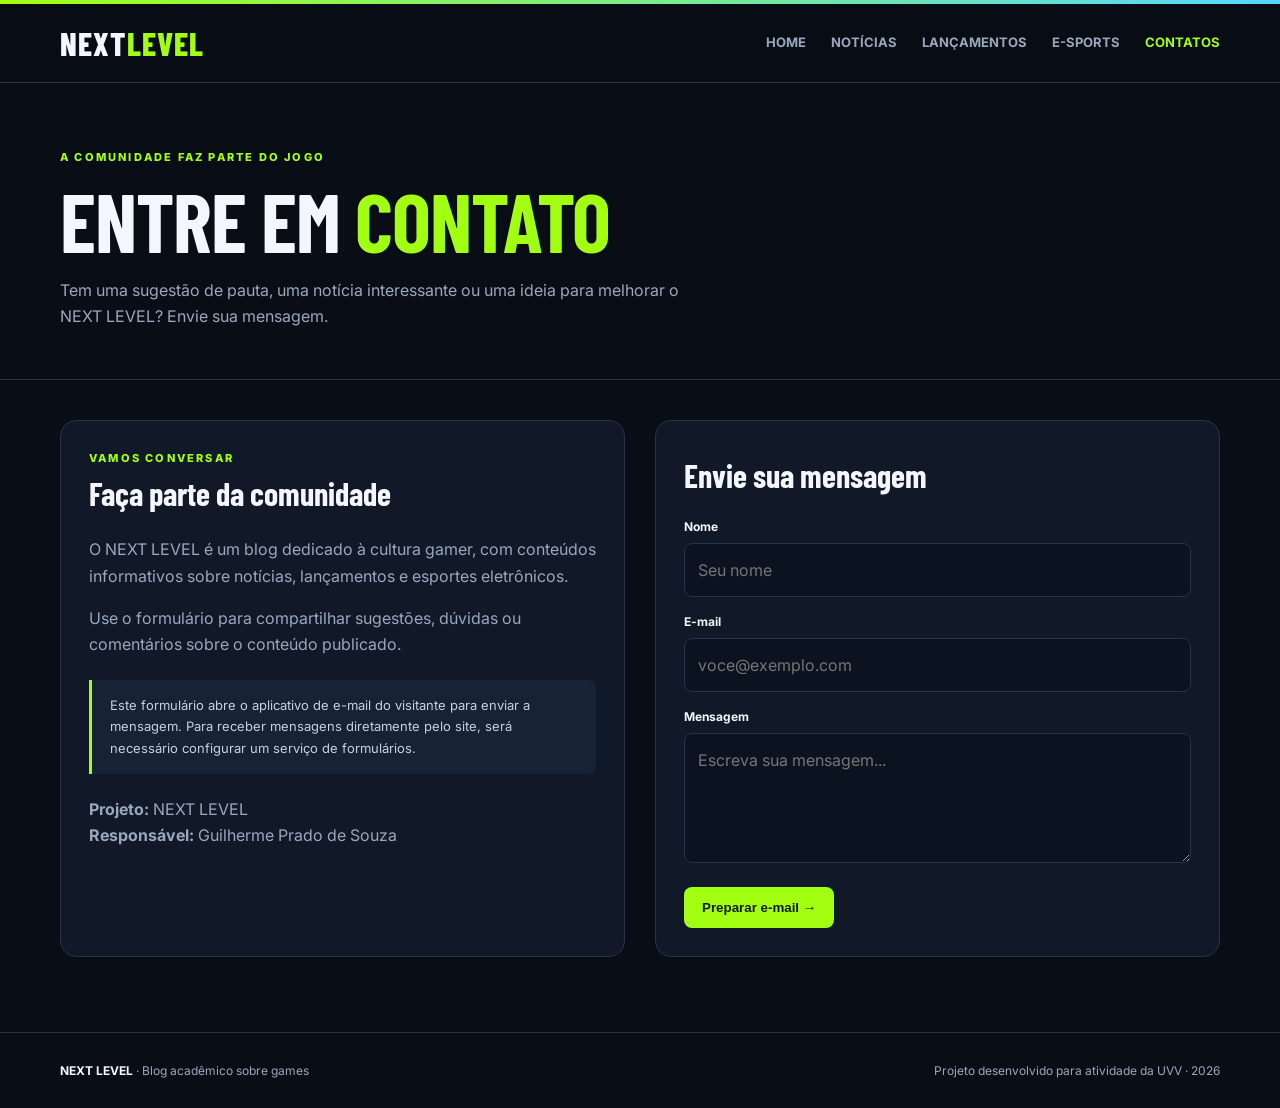
<file: contatos.html>
<!doctype html><html lang="pt-BR"><head><meta charset="utf-8"><meta name="viewport" content="width=device-width,initial-scale=1"><meta name="description" content="Entre em contato com o blog NEXT LEVEL."><meta name="author" content="Guilherme Prado de Souza"><title>Contatos | NEXT LEVEL</title><link rel="stylesheet" href="styles.css"></head><body><div class="topline"></div><header class="site-header"><div class="container nav-wrap"><a class="brand" href="index.html">NEXT<span>LEVEL</span></a><nav><a href="index.html">HOME</a><a href="noticias.html">NOTÍCIAS</a><a href="lancamentos.html">LANÇAMENTOS</a><a href="esports.html">E-SPORTS</a><a class="active" href="contatos.html">CONTATOS</a></nav></div></header><main><section class="page-intro"><div class="container"><div class="eyebrow">A comunidade faz parte do jogo</div><h1>Entre em <span style="color:var(--accent)">contato</span></h1><p>Tem uma sugestão de pauta, uma notícia interessante ou uma ideia para melhorar o NEXT LEVEL? Envie sua mensagem.</p></div></section><section class="container contact-grid"><div class="contact-panel"><div class="eyebrow">Vamos conversar</div><h2>Faça parte da comunidade</h2><p>O NEXT LEVEL é um blog dedicado à cultura gamer, com conteúdos informativos sobre notícias, lançamentos e esportes eletrônicos.</p><p>Use o formulário para compartilhar sugestões, dúvidas ou comentários sobre o conteúdo publicado.</p><div class="notice">Este formulário abre o aplicativo de e-mail do visitante para enviar a mensagem. Para receber mensagens diretamente pelo site, será necessário configurar um serviço de formulários.</div><p><strong>Projeto:</strong> NEXT LEVEL<br><strong>Responsável:</strong> Guilherme Prado de Souza</p></div><form class="contact-form" data-contact-form><h2>Envie sua mensagem</h2><label for="name">Nome</label><input id="name" name="name" required placeholder="Seu nome"><label for="email">E-mail</label><input id="email" name="email" type="email" required placeholder="voce@exemplo.com"><label for="message">Mensagem</label><textarea id="message" name="message" required placeholder="Escreva sua mensagem..."></textarea><button class="btn" type="submit">Preparar e-mail →</button></form></section></main><footer class="site-footer"><div class="container footer-inner"><span><strong>NEXT LEVEL</strong> · Blog acadêmico sobre games</span><span>Projeto desenvolvido para atividade da UVV · 2026</span></div></footer><script src="site.js"></script></body></html>
</file>
<file: styles.css>
@import url('https://fonts.googleapis.com/css2?family=Barlow+Condensed:wght@500;600;700;800&family=Inter:wght@400;500;600;700;800&display=swap');
:root{--bg:#090d16;--panel:#111827;--panel2:#172235;--text:#f3f6fc;--muted:#9aa8bc;--line:#263348;--accent:#a3ff12;--accent2:#53d8ff;--max:1160px}*{box-sizing:border-box}html{scroll-behavior:smooth}body{margin:0;background:var(--bg);color:var(--text);font-family:Inter,Arial,sans-serif;line-height:1.65}a{color:inherit;text-decoration:none}img{display:block;width:100%;object-fit:cover}.container{width:min(var(--max),calc(100% - 40px));margin:auto}.topline{height:4px;background:linear-gradient(90deg,var(--accent),var(--accent2))}.site-header{position:sticky;top:0;z-index:10;background:rgba(9,13,22,.94);backdrop-filter:blur(14px);border-bottom:1px solid var(--line)}.nav-wrap{min-height:78px;display:flex;align-items:center;justify-content:space-between;gap:24px}.brand{font-family:'Barlow Condensed',sans-serif;font-size:32px;font-weight:800;letter-spacing:1px}.brand span{color:var(--accent)}nav{display:flex;gap:25px;align-items:center;flex-wrap:wrap}nav a{font-size:13px;font-weight:700;color:var(--muted);transition:.2s}nav a:hover,nav a.active{color:var(--accent)}.hero{padding:64px 0 42px}.eyebrow{color:var(--accent);font-size:11px;font-weight:800;letter-spacing:2.2px;text-transform:uppercase}.hero h1,.page-intro h1{font-family:'Barlow Condensed',sans-serif;font-size:clamp(48px,7vw,82px);line-height:.98;text-transform:uppercase;letter-spacing:-1px;margin:14px 0}.hero h1 span{color:var(--accent)}.hero p,.page-intro p{max-width:650px;color:var(--muted);font-size:16px}.hero-grid{display:grid;grid-template-columns:1.35fr .85fr;gap:22px;align-items:stretch}.feature{position:relative;min-height:430px;border-radius:16px;overflow:hidden;border:1px solid var(--line);background:var(--panel)}.feature img{height:100%;position:absolute;inset:0;transition:transform .5s}.feature:hover img,.card:hover img{transform:scale(1.04)}.feature:after{content:'';position:absolute;inset:0;background:linear-gradient(0deg,rgba(4,8,15,.96),rgba(4,8,15,.05) 75%)}.feature-copy{position:absolute;z-index:1;left:30px;right:30px;bottom:28px}.tag{display:inline-block;background:var(--accent);color:#10170a;border-radius:4px;padding:5px 9px;font-size:10px;font-weight:900;letter-spacing:1px;text-transform:uppercase}.feature h2{font-family:'Barlow Condensed';font-size:42px;line-height:1.02;margin:13px 0 8px;text-transform:uppercase}.feature p{color:#c4cede;margin:0;max-width:540px}.side-stack{display:grid;gap:22px}.side-card{display:grid;grid-template-columns:42% 1fr;overflow:hidden;min-height:204px;border:1px solid var(--line);border-radius:14px;background:var(--panel)}.side-card img{height:100%;transition:transform .5s}.side-copy{padding:19px}.side-copy h3{font-family:'Barlow Condensed';font-size:25px;line-height:1.05;margin:10px 0}.side-copy p{font-size:12px;color:var(--muted);margin:0}.section-head{display:flex;align-items:end;justify-content:space-between;gap:20px;margin:58px 0 20px}.section-head h2{font-family:'Barlow Condensed';font-size:36px;text-transform:uppercase;margin:0}.section-head p{color:var(--muted);font-size:13px;margin:0}.cards{display:grid;grid-template-columns:repeat(3,1fr);gap:22px;margin-bottom:70px}.card{border:1px solid var(--line);border-radius:14px;overflow:hidden;background:var(--panel);transition:.25s}.card:hover{transform:translateY(-4px);border-color:#53647d}.card img{height:190px;transition:transform .5s}.card-copy{padding:20px}.card h3{font-family:'Barlow Condensed';font-size:27px;line-height:1.05;margin:10px 0}.card p{color:var(--muted);font-size:13px;margin:0 0 14px}.read{color:var(--accent);font-size:12px;font-weight:800;text-transform:uppercase;letter-spacing:.8px}.page-intro{padding:65px 0 34px;border-bottom:1px solid var(--line)}.article-layout{display:grid;grid-template-columns:minmax(0,1fr) 300px;gap:35px;padding:36px 0 70px}.article-main h2{font-family:'Barlow Condensed';font-size:34px;margin:26px 0 8px}.article-main p,.article-main li{color:#c0cada}.article-main img{border-radius:14px;max-height:390px;margin:22px 0}.sidebar{background:var(--panel);border:1px solid var(--line);border-radius:14px;padding:22px;height:max-content}.sidebar h3{font-family:'Barlow Condensed';font-size:25px;margin:0 0 14px}.sidebar a{display:block;padding:11px 0;border-bottom:1px solid var(--line);font-size:13px;color:var(--muted)}.sidebar a:hover{color:var(--accent)}.contact-grid{display:grid;grid-template-columns:1fr 1fr;gap:30px;padding:40px 0 75px}.contact-panel,.contact-form{background:var(--panel);border:1px solid var(--line);border-radius:16px;padding:28px}.contact-panel h2,.contact-form h2{font-family:'Barlow Condensed';font-size:32px;margin:0 0 12px}.contact-panel p{color:var(--muted)}.contact-form label{display:block;font-size:12px;font-weight:700;margin:15px 0 6px}.contact-form input,.contact-form textarea{width:100%;background:#0b1220;border:1px solid var(--line);border-radius:8px;padding:13px;color:var(--text);font:inherit}.contact-form textarea{min-height:130px;resize:vertical}.btn{border:0;border-radius:8px;background:var(--accent);color:#11180a;font-weight:900;padding:13px 18px;margin-top:16px;cursor:pointer}.site-footer{border-top:1px solid var(--line);padding:28px 0;color:var(--muted);font-size:12px}.footer-inner{display:flex;justify-content:space-between;gap:20px;flex-wrap:wrap}.footer-inner strong{color:var(--text)}.notice{background:#172235;border-left:3px solid var(--accent);padding:15px 18px;border-radius:0 8px 8px 0;color:#c6d0df;font-size:13px;margin:22px 0}.mobile-note{display:none}@media(max-width:800px){.nav-wrap{padding:16px 0;align-items:flex-start;flex-direction:column;gap:10px}nav{gap:14px}.hero-grid,.article-layout,.contact-grid{grid-template-columns:1fr}.feature{min-height:360px}.side-stack{grid-template-columns:1fr 1fr}.cards{grid-template-columns:repeat(2,1fr)}.article-layout{gap:20px}}@media(max-width:560px){.container{width:min(100% - 28px,var(--max))}.side-stack,.cards{grid-template-columns:1fr}.side-card{min-height:170px}.feature-copy{left:20px;right:20px;bottom:20px}.feature h2{font-size:34px}.hero{padding-top:42px}.section-head{display:block}.section-head p{margin-top:5px}.brand{font-size:29px}nav{gap:11px}nav a{font-size:11px}}
</file>
